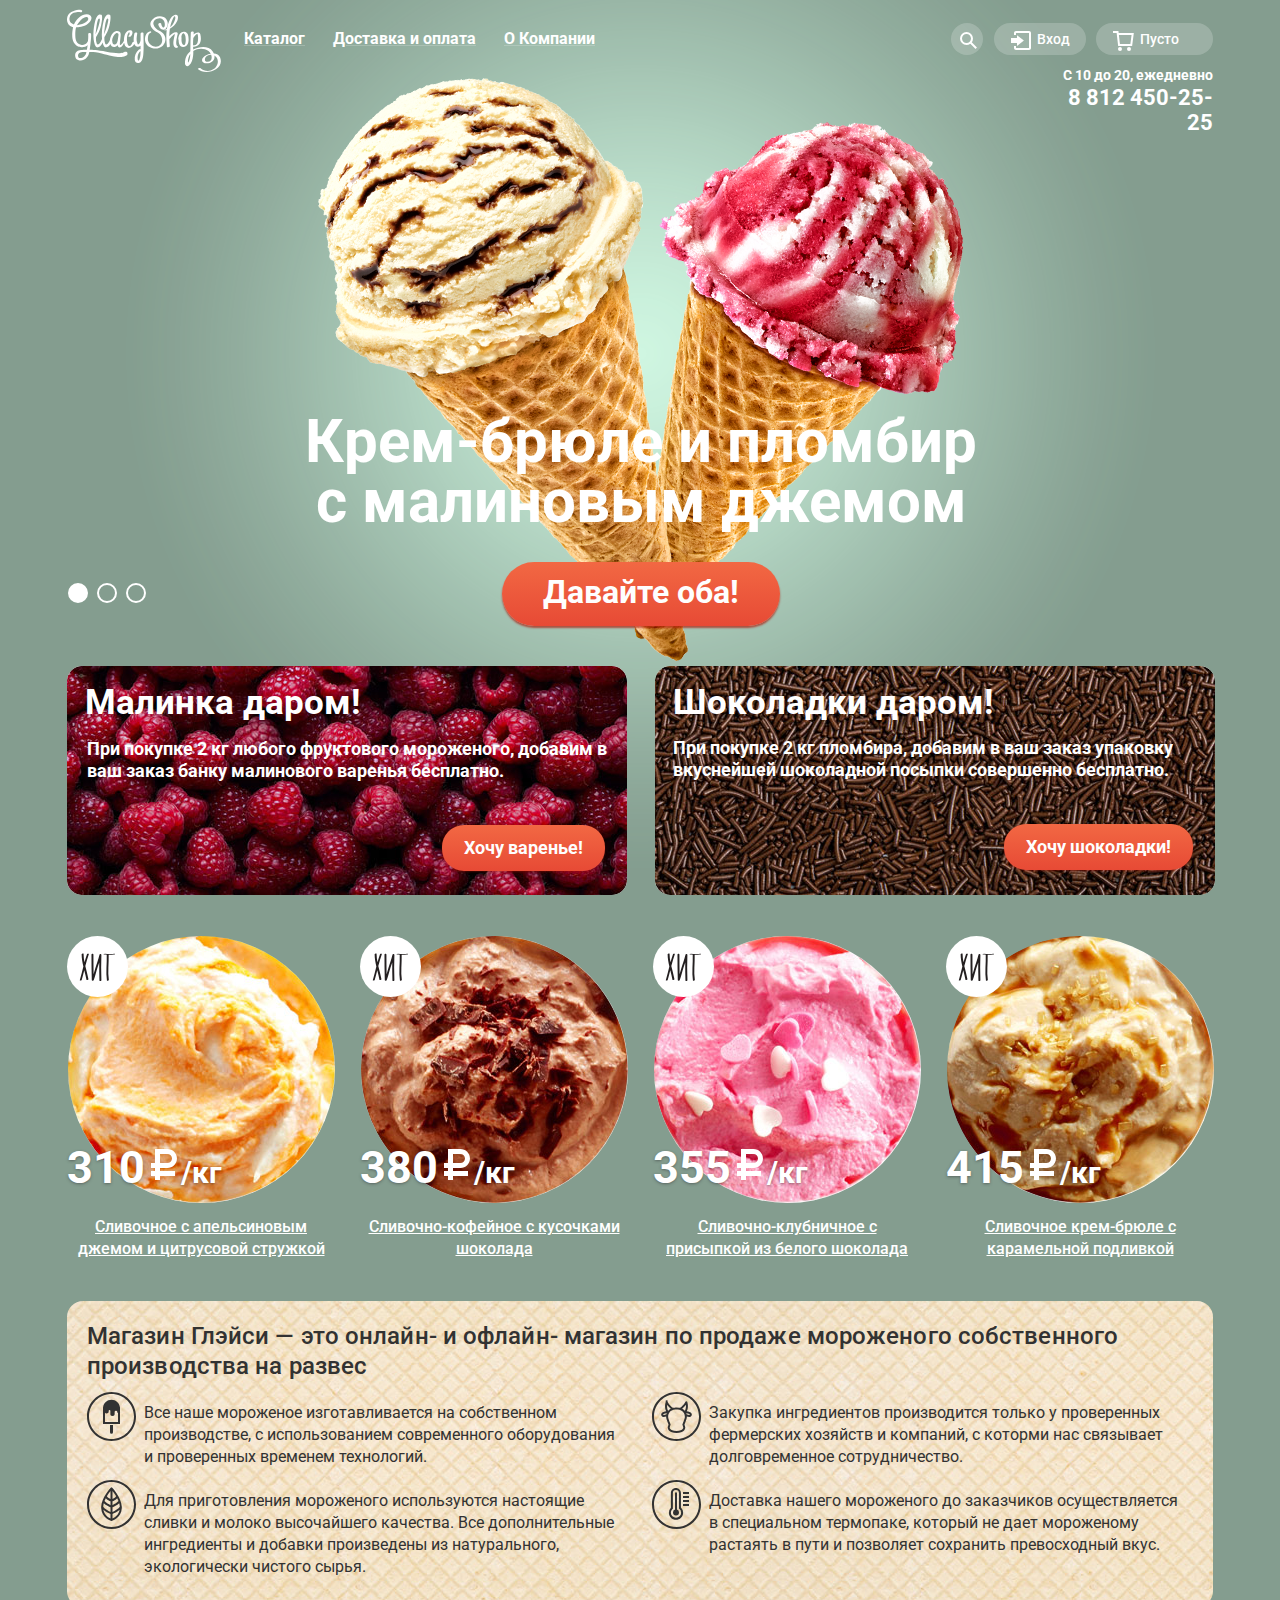
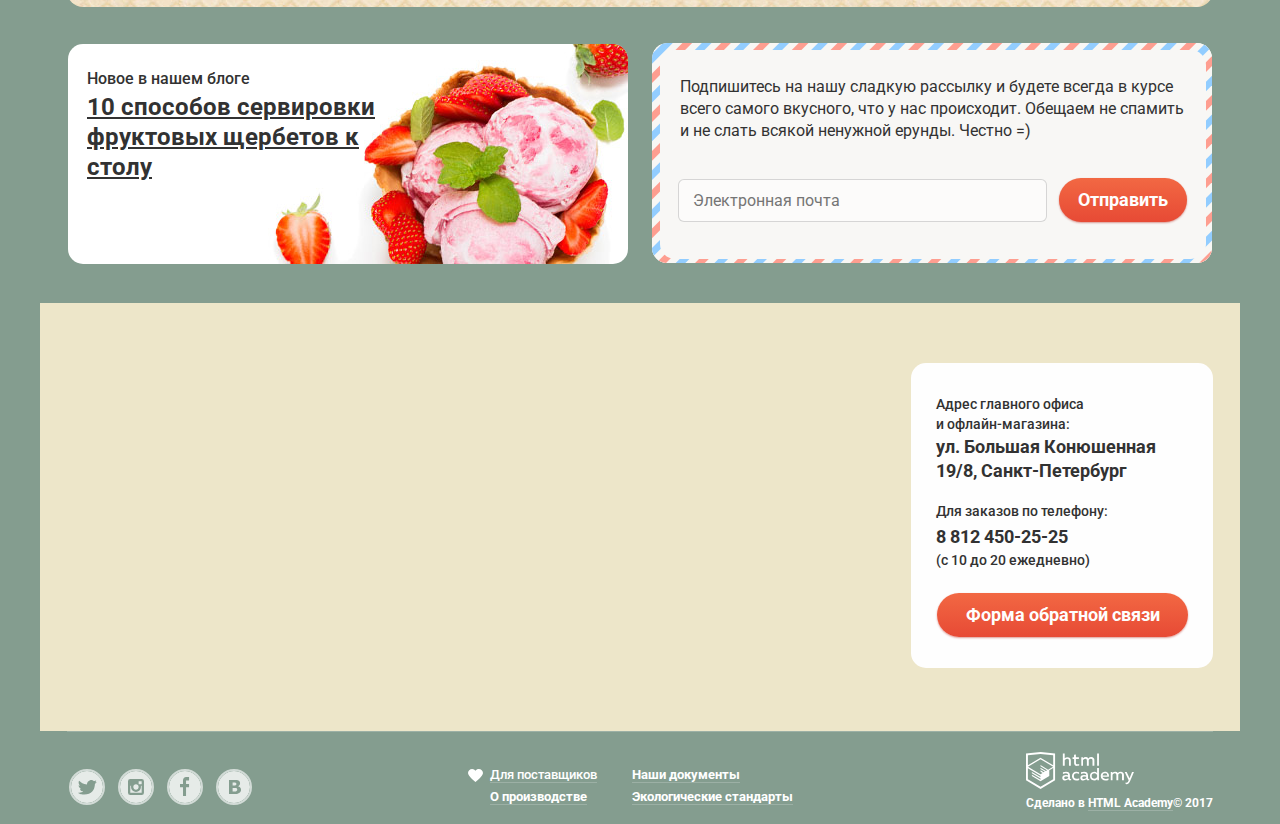
<file: index.html>
<!DOCTYPE html>
<html lang="ru">
    <head>
        <meta charset="utf-8">
        <title>HTML Academy: Глейси-Главная</title>
        <link href="https://fonts.googleapis.com/css?family=Roboto:400,500,700&amp;subset=cyrillic" rel="stylesheet">
        <link href="css/normalize.css" rel="stylesheet">
        <link href="css/style.css" rel="stylesheet">
    </head>
    <body>
        <input class="slide-1 hidden" type="radio" name="point" id="slide1" checked>
        <input class="slide-2 hidden" type="radio" name="point" id="slide2">
        <input class="slide-3 hidden" type="radio" name="point" id="slide3">
        <div class="site-wrapper">
            <div class="main-container">
                <header class="main-header">
                    <nav class="main-navigation">
                        <a class="main-header-logo">
                            <img src="./img/logo.svg" width="154" height="64">
                        </a>

                        <ul class="site-navigation">
                            <li class="menu-catalog">
                                <a href="#" class="open-catalog menu-link">Каталог</a>
                                <div class="catalog-contents">
                                    <ul class="catalog-list">
                                        <li><a class="catalog-menu-link" href="#">Новинки</a></li>
                                        <li><a class="catalog-menu-link" href="catalog.html">Сливочное</a></li>
                                        <li><a class="catalog-menu-link" href="#">Щербеты</a></li>
                                        <li><a class="catalog-menu-link" href="#">Фруктовый лед</a></li>
                                        <li><a class="catalog-menu-link" href="#">Мелорин</a></li>
                                    </ul>
                                </div>
                            </li>
                            <li>
                                <a href="checkout.html" class="menu-link">Доставка и оплата</a>
                            </li>
                            <li>
                                <a href="abous-us.html" class="menu-link">О Компании</a>
                            </li>
                        </ul>

                        <ul class="user-navigation">
                            <div class="search-dropdown">
                                <li>
                                    <a href="#" class="search-btn link">
                                        <svg xmlns="http://www.w3.org/2000/svg" width="17" height="17" viewBox="0 0 17 17">
                                            <path fill="#fff" d="M16.958 15.527L11.75 10.32A6.455 6.455 0 0 0 13 6.5 6.5 6.5 0 1 0 6.5 13a6.465 6.465 0 0 0 3.839-1.263l5.205 5.204 1.414-1.414zM6.5 11C4.019 11 2 8.981 2 6.5S4.019 2 6.5 2 11 4.019 11 6.5 8.981 11 6.5 11z"></path>
                                        </svg>
                                        <span class="visually-hidden">Поиск</span>
                                    </a>
                                    <div class="form-search">
                                        <form action="https://echo.htmlacademy.ru" method="post">
                                            <h3 class="visually-hidden">Что ищем?</h3>
                                            <input class="search field" type="search" name="search" placeholder="Что ищем?">
                                            <button class="button visually-hidden" type="submit">Найти</button>
                                        </form>
                                    </div>
                                </li>
                            </div>
                            <div class="login-dropdown">
                                <li>
                                    <a class="login-btn link" href="login.html">
                                        <svg xmlns="http://www.w3.org/2000/svg" width="21" height="19" viewBox="0 0 21 19">
                                            <g fill="#fff">
                                              <path d="M6 14.875L12.917 9.5 6 4.125v2.917H-.042v4.917H6z"></path>
                                              <path d="M18 0H5C3.9 0 3 .9 3 2v2h2V2h13v15H5v-2H3v2c0 1.1.9 2 2 2h13c1.1 0 2-.9 2-2V2c0-1.1-.9-2-2-2z"></path>
                                            </g>
                                        </svg>
                                        <span>Вход</span>
                                    </a>
                                    <div class="login">
                                        <form class="form-login" action="https://echo.htmlacademy.ru" method="post">
                                            <label class="visually-hidden" for="user-email">Электронная почта</label>
                                            <input class="entry field" id="user-email" type="email" name="email" placeholder="Электронная почта">
                                            <label class="visually-hidden" for="user-password">Пароль</label>
                                            <input class="entry field" id="user-password" type="password" name="password" placeholder="Пароль">
                                            <button class="button" type="submit">Войти</button>
                                        </form>
                                        <div class="login-help">
                                            <a href="#">Забыли пароль?</a>
                                            <a href="#">Новая регистрация</a>
                                        </div>
                                    </div>
                                </li>
                            </div>
                            <div class="cart-dropdown">
                                <li class="active">
                                    <a href="cart.html" class="cart-btn link">
                                        <svg xmlns="http://www.w3.org/2000/svg" width="21" height="20" viewBox="0 0 21 20">
                                            <g fill="#fff">
                                                <path d="M5.657 2.031L5.422 0H0v2h3.64l1.5 13h13.988l1.699-12.969H5.657zM17.372 13H6.922L5.888 4.031h12.66L17.372 13z"></path>
                                                <circle cx="6.984" cy="18" r="2"></circle>
                                                <circle cx="15.984" cy="18" r="2"></circle>
                                            </g>
                                        </svg>
                                        <span>Пусто</span>
                                    </a>
                                    <div class="cart">
                                        <table class="cart-list">
                                            <tr>
                                                <td><a class="cart-delete" href="#"></a></td>
                                                <td><img src="./img/c_orange.jpg" width="25" height="25"></td>
                                                <td class="product">Пломбир с апельсиновым джемом</td>
                                                <td class="cart-calculator"><b>1,5 кг x</b> 200 руб.</td>
                                                <td class="amount">300 руб.</td>
                                            </tr>
                                            <tr>
                                                <td><a class="cart-delete" href="#"></a></td>
                                                <td><img src="./img/c_strawberry.jpg" width="25" height="25"></td>
                                                <td class="product">Клубничный пломбир с присыпкой<br>из белого шоколада</td>
                                                <td class="cart-calculator"><b>1,5 кг x</b> 300 руб.</td>
                                                <td class="amount">450 руб.</td>
                                            </tr> 
                                            <tr class="cart-border-stroke">
                                                <td class="cart-border" colspan="5"></td>
                                            </tr>
                                            <tr class="total-stroke">
                                                <td class="cart-total" colspan="5">Итого: 750 руб.</td>
                                            </tr>
                                            <a class="button" href="#">Оформить заказ</a>  
                                        </table>
                                    </div>
                                </li>
                            </div>
                        </ul>
                    </nav> 

                    <div class="mode">    
                        <span class="time">С 10 до 20, ежедневно</span><br>
                        <span class="number-phone">8 812 450-25-25</span>
                    </div>
                </header>

                <main class="container">
                    <section class="banner">
                        <div class="slide slide-1">
                            <h2>Крем-брюле и пломбир с малиновым джемом</h2>
                            <a class="button" href="#">Давайте оба!</a>
                        </div>
                        <div class="slide slide-2">
                            <h2>Шоколадный пломбир и лимонный сорбет</h2>
                            <a class="button" href="#">Давайте оба!</a>
                        </div>
                        <div class="slide slide-3">
                            <h2>Пломбир с помадкой и клубничный щербет</h2>
                            <a class="button" href="#">Давайте оба!</a>
                        </div>
                        <div class="slider">
                            <label class="slide-1" for="slide1"></label>
                            <label class="slide-2" for="slide2"></label>
                            <label class="slide-3" for="slide3"></label>
                        </div>
                    </section>

                    <section class="promo-actions">
                        <div class="promo-block left">
                            <h2>Малинка даром!</h2>
                            <p class="promo-description raspberry">При покупке 2 кг любого фруктового мороженого, добавим в ваш заказ банку малинового варенья бесплатно.</p>
                            <a class="button" href="#">Хочу варенье!</a>
                        </div>
                        <div class="promo-block right">
                            <h2>Шоколадки даром!</h2>
                            <p class="promo-description chocolate">При покупке 2 кг пломбира, добавим в ваш заказ упаковку вкуснейшей шоколадной посыпки совершенно бесплатно.</p>
                            <a class="button" href="#">Хочу шоколадки!</a>
                        </div>
                    </section>

                    <section class="catalog">
                        <div class="range">
                            <div class="icecream hit">
                                <img src="./img/c_orange.jpg" width="267" height="267" alt="Сливочное с апельсиновым джемом и цитрусовой стружкой">
                                <p class="price-weight">
                                    <span class="price">310</span>
                                        <svg xmlns="http://www.w3.org/2000/svg" width="31" height="36" viewBox="0 0 31 36">
                                            <path fill="#FFF" d="M11 21h7.451c5.247 0 9.5-4.253 9.5-9.5S23.698 2 18.451 2H6v14H2v5h4v3H2v5h4v4h5v-4h15v-5H11v-3zm0-14h7.451v-.03a4.53 4.53 0 0 1 0 9.06V16H11V7z"/>
                                        </svg>
                                    <span class="weight">/кг</span>
                                </p>
                                <p class="description">Сливочное с апельсиновым джемом и цитрусовой стружкой</p>
                                <button type="button" class="button onhover">Быстрый просмотр</button>
                            </div>

                            <div class="icecream hit">
                                <img src="./img/c_coffee.jpg" width="267" height="267" alt="Сливочно-кофейное с кусочками шоколада">
                                <p class="price-weight">
                                    <span class="price">380</span>
                                        <svg xmlns="http://www.w3.org/2000/svg" width="31" height="36" viewBox="0 0 31 36">
                                            <path fill="#FFF" d="M11 21h7.451c5.247 0 9.5-4.253 9.5-9.5S23.698 2 18.451 2H6v14H2v5h4v3H2v5h4v4h5v-4h15v-5H11v-3zm0-14h7.451v-.03a4.53 4.53 0 0 1 0 9.06V16H11V7z"/>
                                        </svg>
                                    <span class="weight">/кг</span>
                                </p>
                                <p class="description">Сливочно-кофейное с кусочками шоколада</p>
                                <button type="button" class="button onhover">Быстрый просмотр</button>
                            </div>

                            <div class="icecream hit">
                                <img src="./img/c_strawberry.jpg" width="267" height="267" alt="Сливочно-клубничное с присыпкой из белого шоколада">
                                <p class="price-weight">
                                    <span class="price">355</span>
                                        <svg xmlns="http://www.w3.org/2000/svg" width="31" height="36" viewBox="0 0 31 36">
                                            <path fill="#FFF" d="M11 21h7.451c5.247 0 9.5-4.253 9.5-9.5S23.698 2 18.451 2H6v14H2v5h4v3H2v5h4v4h5v-4h15v-5H11v-3zm0-14h7.451v-.03a4.53 4.53 0 0 1 0 9.06V16H11V7z"/>
                                        </svg>
                                    <span class="weight">/кг</span>
                                </p>
                                <p class="description">Сливочно-клубничное с присыпкой из белого шоколада</p>
                                <button type="button" class="button onhover">Быстрый просмотр</button>
                            </div>

                            <div class="icecream hit">
                                <img src="./img/c_creme-brulee.jpg" width="267" height="267" alt="Сливочное крем-брюле с карамельной подливкой">
                                <p class="price-weight">
                                    <span class="price">415</span>
                                        <svg xmlns="http://www.w3.org/2000/svg" width="31" height="36" viewBox="0 0 31 36">
                                            <path fill="#FFF" d="M11 21h7.451c5.247 0 9.5-4.253 9.5-9.5S23.698 2 18.451 2H6v14H2v5h4v3H2v5h4v4h5v-4h15v-5H11v-3zm0-14h7.451v-.03a4.53 4.53 0 0 1 0 9.06V16H11V7z"/>
                                        </svg>
                                    <span class="weight">/кг</span>
                                </p>
                                <p class="description">Сливочное крем-брюле с карамельной подливкой</p>
                                <button type="button" class="button onhover">Быстрый просмотр</button>
                            </div>
                        </div>
                    </section>

                    <section class="advantages">
                        <h2>Магазин Глэйси &mdash; это онлайн- и офлайн- магазин по продаже мороженого собственного производства на развес</h2>
                        <ul class="advantages-list">
                            <li class="advantages-item icecream-item">
                                <p>Все наше мороженое изготавливается на собственном производстве, с использованием современного оборудования и проверенных временем технологий.</p>
                            </li>
                            <li class="advantages-item cow">
                                <p>Закупка ингредиентов производится только у проверенных фермерских хозяйств и компаний, с которми нас связывает долговременное сотрудничество.</p>
                            </li>
                            <li class="advantages-item leaf eco">
                                <p>Для приготовления мороженого используются настоящие сливки и молоко высочайшего качества. Все дополнительные ингредиенты и добавки произведены из натурального, экологически чистого сырья.</p>
                            </li>
                            <li class="advantages-item thermometer">
                                <p>Доставка нашего мороженого до заказчиков осуществляется в специальном термопаке, который не дает мороженому растаять в пути и позволяет сохранить превосходный вкус.</p>
                            </li>
                        </ul>
                    </section>

                    <section class="info">
                        <div class="block-info news">
                            <h3>Новое в нашем блоге</h3>
                            <a href="#">10 способов сервировки фруктовых щербетов к столу</a>
                        </div>

                        <div class="block-info dispatch">
                            <div class="dispatch-description">
                                <p>Подпишитесь на нашу сладкую рассылку и будете всегда в курсе всего самого вкусного, что у нас происходит. Обещаем не спамить и не слать всякой ненужной ерунды. Честно =)</p>
                                <form action="https://echo.htmlacademy.ru" method="post">
                                    <input class="email field" type="email" placeholder="Электронная почта">
                                    <button class="button" type="submit">Отправить</button>
                                </form>
                            </div>
                        </div>
                    </section>

                    <section class="location">
                        <div class="contacts">
                            <div class="contacts-container">
                                <p>Адрес главного офиса и офлайн-магазина:</p>
                                <p class="address">ул. Большая Конюшенная 19/8, Санкт-Петербург</p>
                                <p>Для заказов по телефону:</p>
                                <p class="phone"><a href="tel:+78124502525">8 812 450-25-25</a></p>
                                <p class="opening-hours">(с 10 до 20 ежедневно)</p>
                                <a class="button" href="#" id="feedback-btn">Форма обратной связи</a>
                            </div>
                        </div>

                        <div class="map">
                            <iframe src="https://yandex.ru/map-widget/v1/?um=constructor%3A1a2f03e0e607770acfb46776f23d44c9c133e393c247d3afb7f1e1811f886027&amp;lang=ru_RU&amp;scroll=true&amp;source=constructor" width="1200" height="428"></iframe>
                        </div>
                    </section>      
                </main>

                <footer class="main-footer">
                    <ul class="footer-social">
                        <li>
                            <a class="social-button" href="#">
                                <svg xmlns="http://www.w3.org/2000/svg" width="32" height="32" viewBox="0 0 32 32">
                                    <path fill="#FFF" d="M16 0C7.164 0 0 7.164 0 16c0 8.837 7.164 16 16 16 8.837 0 16-7.163 16-16 0-8.836-7.163-16-16-16zm7.944 12.809c-.251 6.516-3.463 10.832-10.992 10.702h-.486c-.447 0-4.543-.443-5.344-1.823 2.479.19 4.247-.406 5.12-1.136-1.048-.289-2.923-.461-3.251-2.848.384.104.618.221 1.299.113-1.307-.824-2.758-1.519-2.679-3.643.311.317 1.164.518 1.46.457-.768-.233-2.149-3.244-.974-4.781 1.984 1.79 4.075 3.482 7.804 3.643.227-2.214 1.24-3.699 3.168-4.325 1.84-.479 3.255.26 3.901 1.138.737-.224 1.453-.466 2.193-.685-.004.833-.569 1.463-.935 1.709.747.165 1.423-.475 1.423-.475-.184.963-1.094 1.725-1.707 1.954z"></path>
                                </svg>
                            </a>
                            <span class="visually-hidden">Твиттер</span>
                        </li>
                        <li>
                            <a class="social-button" href="#">
                                <svg xmlns="http://www.w3.org/2000/svg" width="32" height="32" viewBox="0 0 32 32">
                                    <g fill="#FFF">
                                        <path d="M20.916 16a4.938 4.938 0 1 1-9.877 0c0-.394.051-.773.138-1.14h-.897v6.838h11.396V14.86h-.897c.086.367.137.746.137 1.14z"></path>
                                        <path d="M15.978 18.659c1.466 0 2.659-1.193 2.659-2.659s-1.193-2.659-2.659-2.659c-1.466 0-2.659 1.193-2.659 2.659s1.192 2.659 2.659 2.659zM18.637 10.302h3.039v3.039h-3.039z"></path>
                                        <path d="M16 0C7.164 0 0 7.164 0 16c0 8.837 7.164 16 16 16 8.837 0 16-7.163 16-16 0-8.836-7.163-16-16-16zm7.955 21.698a2.285 2.285 0 0 1-2.279 2.279H10.279A2.285 2.285 0 0 1 8 21.698V10.302a2.286 2.286 0 0 1 2.279-2.279h11.396a2.286 2.286 0 0 1 2.279 2.279v11.396z"></path>
                                    </g>
                                </svg>
                            </a>
                            <span class="visually-hidden">Инстаграм</span>
                        </li>
                        <li>
                            <a class="social-button" href="#">
                                <svg xmlns="http://www.w3.org/2000/svg" width="32" height="32" viewBox="0 0 32 32">
                                    <path fill="#FFF" d="M16 0C7.164 0 0 7.163 0 16s7.164 16 16 16c8.837 0 16-7.164 16-16S24.837 0 16 0zm4.062 9.455h-3.021v3.444h3.021v3.445h-3.021v8.61H14.02v-8.61H11v-3.445h3.021V9.455c0-1.902 1.353-3.445 3.021-3.445h3.021v3.445z"></path>
                                </svg>
                            </a>
                            <span class="visually-hidden">Фейсбук</span>
                        </li>
                        <li>
                            <a class="social-button" href="#">
                                <svg xmlns="http://www.w3.org/2000/svg" width="32" height="32" viewBox="0 0 32 32">
                                    <g fill="#FFF">
                                        <path d="M16.637 14.495c.402-.019.719-.082.951-.188.326-.145.54-.33.641-.559.101-.229.15-.496.15-.797 0-.232-.058-.465-.174-.697-.116-.232-.322-.405-.617-.517-.264-.1-.592-.155-.984-.165a76.242 76.242 0 0 0-1.652-.014h-.339v2.965h.565c.571 0 1.057-.009 1.459-.028zM18.118 17.084c-.282-.081-.672-.125-1.166-.132a127.97 127.97 0 0 0-1.55-.009h-.79v3.493h.264c1.014 0 1.74-.003 2.18-.009a3.2 3.2 0 0 0 1.212-.245c.377-.157.633-.364.774-.625s.214-.562.214-.9c0-.446-.088-.788-.261-1.03-.17-.241-.464-.423-.877-.543z"></path>
                                        <path d="M16 0C7.164 0 0 7.164 0 16c0 8.837 7.164 16 16 16 8.837 0 16-7.163 16-16 0-8.836-7.163-16-16-16zm6.602 20.531a3.73 3.73 0 0 1-1.124 1.327c-.552.415-1.161.71-1.823.886s-1.501.264-2.519.264h-6.121V8.987h5.443c1.13 0 1.957.038 2.48.113a5.126 5.126 0 0 1 1.561.5c.533.27.929.632 1.189 1.087.26.455.392.975.392 1.558 0 .678-.179 1.278-.536 1.795-.358.518-.863.92-1.517 1.208v.075c.917.182 1.642.559 2.179 1.13.537.571.807 1.325.807 2.261 0 .678-.138 1.283-.411 1.817z"></path>
                                    </g>
                                </svg>
                            </a>
                            <span class="visually-hidden">Вконтакте</span>
                        </li>
                    </ul>

                    <nav class="footer-navigation">
                        <ul class="about-footer">
                            <li><a href="info_for_suppliers.html">Для поставщиков</a></li>
                            <li><a href="license.html">Наши документы</a></li>
                            <li><a href="abous-us.html">О производстве</a></li>
                            <li><a href="eco_standards.html">Экологические стандарты</a></li>
                        </ul>
                    </nav>

                    <div class="copyright-footer">
                        <a class="btn" href="https://htmlacademy.ru/intensive/htmlcss">
                            <span class="visually-hidden">html academy</span>
                        </a>
                        <img src="img/logo-htmlacademy.svg" width="108" height="39" alt="Логотип HTML academy">
                        <p>Сделано в <a class="htmlacademy-link" href="https://htmlacademy.ru/intensive/htmlcss">HTML Academy</a>© 2017</p>
                    </div>
                </footer>

                <div id="overlay" class="popup-feedback-overlay hidden">
                    <section class="popup-feedback hidden" id="crossform">
                        <h2>Мы обязательно вам ответим!</h2>
                        <form class="feedback-form" action="https://echo.htmlacademy.ru" method="post">
                            <p>
                                <label class="visually-hidden" for="user-name">Как вас зовут?</label>
                                <input class="feedback field" type="text" name="name" id="user-name" placeholder="Как вас зовут?">
                            </p>
                            <p>
                                <label class="visually-hidden" for="email-feedback">Ваша почта для ответа?</label>
                                <input class="email-feedback field" type="email" name="email" id="email-feedback" placeholder="Ваша почта для ответа?">
                            </p>
                            <p>
                                <h3 class="visually-hidden">Напишите что-нибудь...</h3>
                                <textarea class="comment-user field" name="text" placeholder="Напишите что-нибудь..."></textarea>
                            </p>
                            <input class="button submit" type="submit" value="Отправить">
                        </form>
                    </section>
                </div>
            </div>
        </div>
    </body>
</html>
</file>
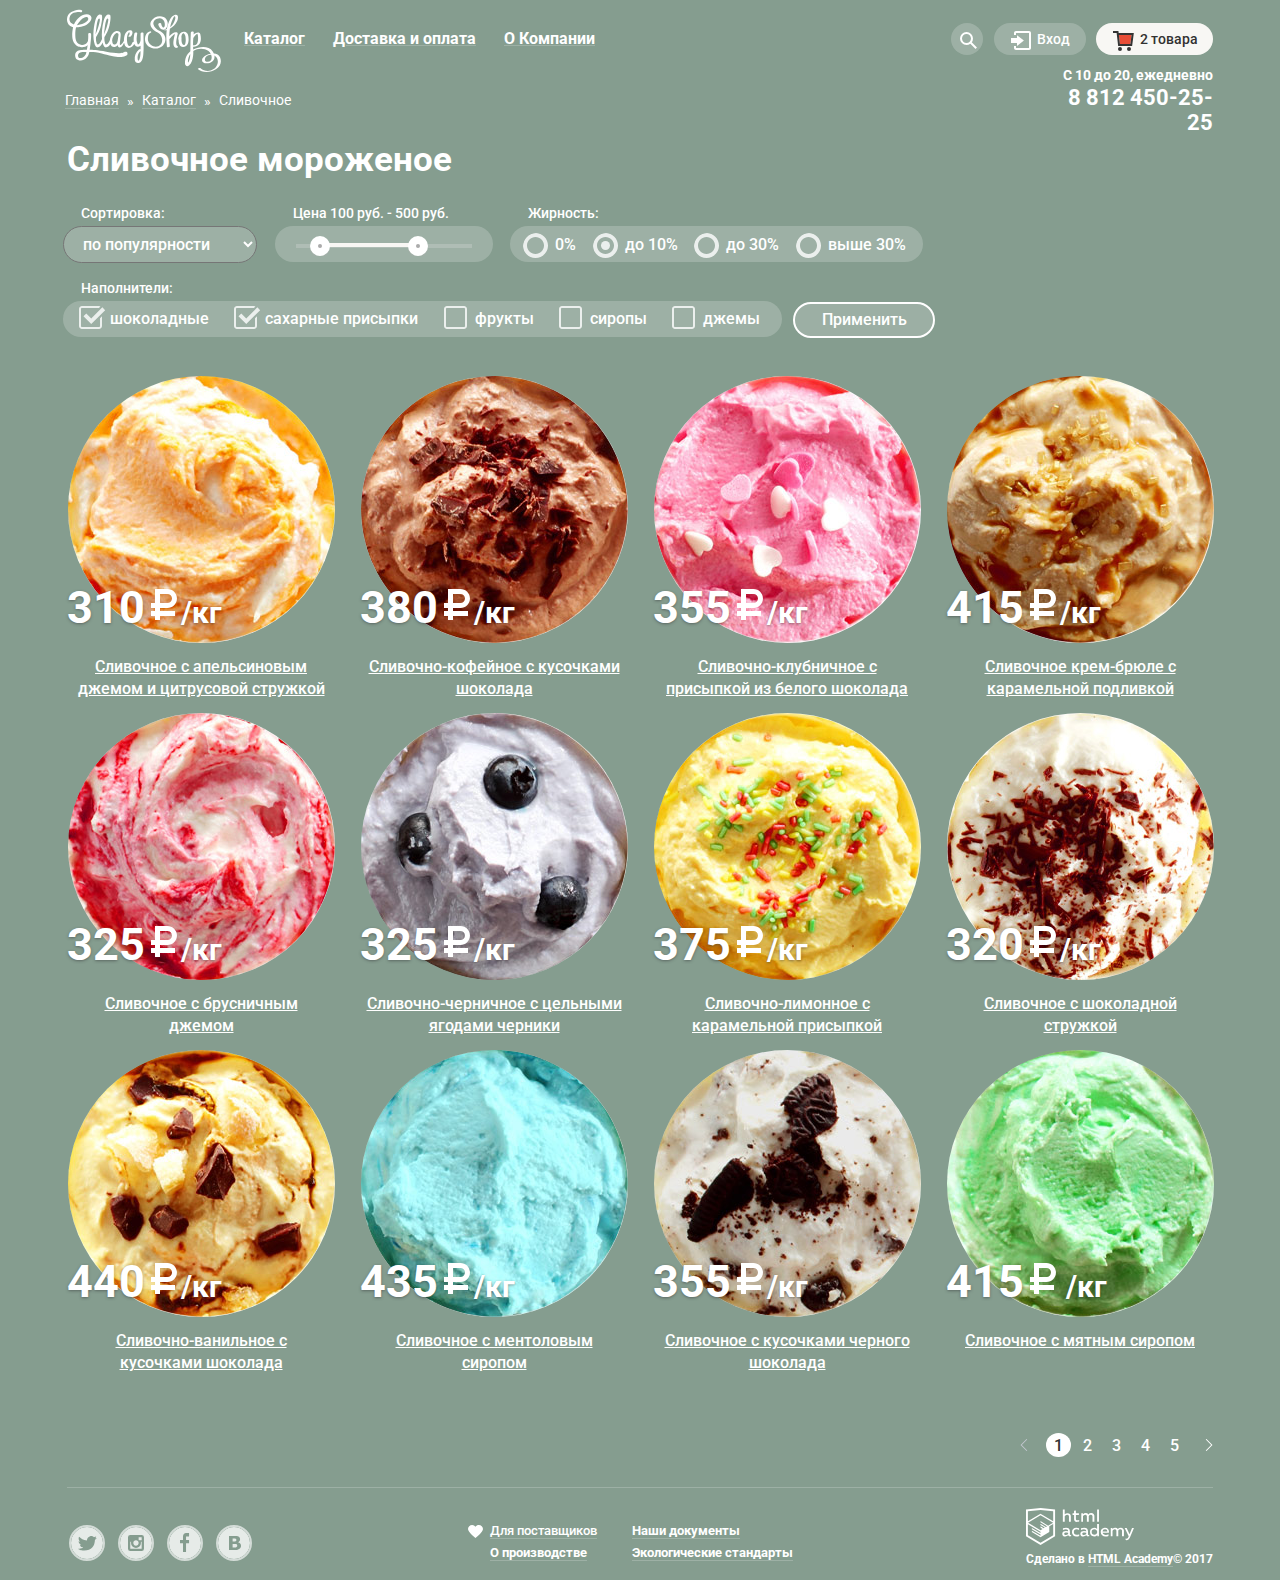
<file: catalog.html>
<!DOCTYPE html>
<html lang="ru">
    <head>
        <meta charset="utf-8">
        <title>HTML Academy: Глейси-Каталог</title>
        <link href="https://fonts.googleapis.com/css?family=Roboto:400,500,700&amp;subset=cyrillic" rel="stylesheet">
        <link href="css/normalize.css" rel="stylesheet">
        <link href="css/style.css" rel="stylesheet">
    </head>
    <body>
        <div class="site-wrapper">
            <div class="main-container">
                <header class="main-header">
                    <nav class="main-navigation">
                        <a class="main-header-logo" href="index.html">
                            <img src="./img/logo.svg" width="154" height="64">
                        </a>

                        <ul class="site-navigation">
                            <li class="menu-catalog">
                                <a href="#" class="catalog-active menu-link">Каталог</a>
                                <div class="catalog-contents">
                                    <ul class="catalog-list">
                                        <li><a class="catalog-menu-link" href="#">Новинки</a></li>
                                        <li class="catalog-link-active"><a class="catalog-menu-link" href="catalog.html">Сливочное</a></li>
                                        <li><a class="catalog-menu-link" href="#">Щербеты</a></li>
                                        <li><a class="catalog-menu-link" href="#">Фруктовый лед</a></li>
                                        <li><a class="catalog-menu-link" href="#">Мелорин</a></li>
                                    </ul>
                                </div>
                            </li>
                            <li>
                                <a href="checkout.html" class="menu-link">Доставка и оплата</a>
                            </li>
                            <li>
                                <a href="abous-us.html" class="menu-link">О Компании</a>
                            </li>
                        </ul>

                        <ul class="user-navigation">
                            <div class="search-dropdown">
                                <li>
                                    <a href="#" class="search-btn link">
                                        <svg xmlns="http://www.w3.org/2000/svg" width="17" height="17" viewBox="0 0 17 17">
                                            <path fill="#fff" d="M16.958 15.527L11.75 10.32A6.455 6.455 0 0 0 13 6.5 6.5 6.5 0 1 0 6.5 13a6.465 6.465 0 0 0 3.839-1.263l5.205 5.204 1.414-1.414zM6.5 11C4.019 11 2 8.981 2 6.5S4.019 2 6.5 2 11 4.019 11 6.5 8.981 11 6.5 11z"></path>
                                        </svg>
                                        <span class="visually-hidden">Поиск</span>
                                    </a>
                                    <div class="form-search">
                                        <form action="https://echo.htmlacademy.ru" method="post">
                                            <h3 class="visually-hidden">Что ищем?</h3>
                                            <input class="search field" type="search" name="search" placeholder="Что ищем?">
                                            <button class="button visually-hidden" type="submit">Найти</button>
                                        </form>
                                    </div>
                                </li>
                            </div>
                            <div class="login-dropdown">
                                <li>
                                    <a class="login-btn link" href="login.html">
                                        <svg xmlns="http://www.w3.org/2000/svg" width="21" height="19" viewBox="0 0 21 19">
                                            <g fill="#fff">
                                              <path d="M6 14.875L12.917 9.5 6 4.125v2.917H-.042v4.917H6z"></path>
                                              <path d="M18 0H5C3.9 0 3 .9 3 2v2h2V2h13v15H5v-2H3v2c0 1.1.9 2 2 2h13c1.1 0 2-.9 2-2V2c0-1.1-.9-2-2-2z"></path>
                                            </g>
                                        </svg>
                                        <span>Вход</span>
                                    </a>
                                    <div class="login">
                                        <form class="form-login" action="https://echo.htmlacademy.ru" method="post">
                                            <label class="visually-hidden" for="user-email">Электронная почта</label>
                                            <input class="entry field" id="user-email" type="email" name="email" placeholder="Электронная почта">
                                            <label class="visually-hidden" for="user-password">Пароль</label>
                                            <input class="entry field" id="user-password" type="password" name="password" placeholder="Пароль">
                                            <button class="button" type="submit">Войти</button>
                                        </form>
                                        <div class="login-help">
                                            <a href="#">Забыли пароль?</a>
                                            <a href="#">Новая регистрация</a>
                                        </div>
                                    </div>
                                </li>
                            </div>
                            <div class="cart-dropdown">
                                <li class="active">
                                    <a href="cart.html" class="active-cart link">
                                        <svg xmlns="http://www.w3.org/2000/svg" width="21" height="20" viewBox="0 0 21 20">
                                            <path fill="#E84D37" d="M5.888 4.031L6.922 13h10.45l1.176-8.969z"></path>
                                            <circle fill="#343434" cx="6.984" cy="18" r="2"></circle>
                                            <circle fill="#343434" cx="15.984" cy="18" r="2"></circle>
                                            <path fill="#343434" d="M5.657 2.031L5.422 0H0v2h3.64l1.5 13h13.988l1.699-12.969H5.657zM17.372 13H6.922L5.888 4.031h12.66L17.372 13z"></path>
                                        </svg>
                                        <span>2 товара</span>
                                    </a>
                                    <div class="cart">
                                        <table class="cart-list">
                                            <tr>
                                                <td><a class="cart-delete" href="#"></a></td>
                                                <td><img src="./img/c_orange.jpg" width="25" height="25"></td>
                                                <td class="product">Пломбир с апельсиновым джемом</td>
                                                <td class="cart-calculator"><b>1,5 кг x</b> 200 руб.</td>
                                                <td class="amount">300 руб.</td>
                                            </tr>
                                            <tr>
                                                <td><a class="cart-delete" href="#"></a></td>
                                                <td><img src="./img/c_strawberry.jpg" width="25" height="25"></td>
                                                <td class="product">Клубничный пломбир с присыпкой<br>
                                                из белого шоколада</td>
                                                <td class="cart-calculator"><b>1,5 кг x</b> 300 руб.</td>
                                                <td class="amount">450 руб.</td>
                                            </tr> 
                                            <tr class="cart-border-stroke">
                                                <td class="cart-border" colspan="5"></td>
                                            </tr>   
                                            <tr class="total-stroke">
                                                <td class="cart-total" colspan="5">Итого: 750 руб.</td>
                                            </tr>
                                            <a class="button" href="#">Оформить заказ</a>  
                                        </table>
                                    </div>
                                </li>
                            </div>
                        </ul>
                    </nav> 

                    <div class="mode">    
                        <span class="time">С 10 до 20, ежедневно</span><br>
                        <span class="number-phone">8 812 450-25-25</span>
                    </div>
                </header>

                <main class="container">
                    <section class="page-navigation">
                        <ul class="breadcrumbs">
                            <li><a href="index.html">Главная</a></li>
                            <li><a href="#">Каталог</a></li>
                            <li class="breadcrumbs-current">Сливочное</li>
                        </ul>
                        <h2>Сливочное мороженое</h2>
                    </section>

                    <section class="filters">
                        <form class="filter-option">
                            <fieldset class="filter-category">
                                <h4>Сортировка:</h4>
                                <select class="sorting-by" name="icecream">
                                    <option value="popularity">по популярности</option>
                                    <option value="rating">сначала недорогие</option>
                                    <option value="price">сначала дорогие</option>
                                    <option value="new">по жирности</option>
                                </select>
                            </fieldset>
                            <fieldset class="filter-category">
                                <h4>Цена 100 руб. - 500 руб.</h4>
                                <input type="range" min="100" max="500">
                                <div class="price range-slider">
                                    <div class="input-line"></div>
                                    <div class="input-line-current"></div>
                                    <div class="input-btn first-btn"></div>
                                    <div class="input-btn second-btn"></div>
                                </div>
                            </fieldset>
                            <fieldset class="filter-category">
                                <h4>Жирность:</h4>
                                <div class="fat selection">
                                    <p><input class="fat-input" id="rad1" name="fat_opt" type="radio" value="0"><label for="rad1">0%</label></p>
                                    <p><input class="fat-input" id="rad2" name="fat_opt" type="radio" value="10" checked><label for="rad2">до 10%</label></p>
                                    <p><input class="fat-input" id="rad3" name="fat_opt" type="radio" value="30"><label for="rad3">до 30%</label></p>
                                    <p><input class="fat-input" id="rad4" name="fat_opt" type="radio" value="30+"><label for="rad4">выше 30%</label></p>
                                </div>
                            </fieldset>
                            <fieldset class="filter-category">
                                <h4>Наполнители:</h4>
                                <div class="fillings selection">
                                    <p><input class="fillings-filter-input" id="check1" type="checkbox" value="chocolade" checked><label for="check1">шоколадные</label></p>
                                    <p><input class="fillings-filter-input" id="check2" type="checkbox" value="sugar" checked><label for="check2">сахарные присыпки</label></p>
                                    <p><input class="fillings-filter-input" id="check3" type="checkbox" value="fruit"><label for="check3">фрукты</label></p>
                                    <p><input class="fillings-filter-input" id="check4" type="checkbox" value="syrop"><label for="check4">сиропы</label></p>
                                    <p><input class="fillings-filter-input" id="check5" type="checkbox" value="jam"><label for="check5">джемы</label></p>
                                </div>
                            </fieldset>
                            <fieldset>
                                <input class="submit-btn" type="submit" value="Применить">
                            </fieldset>
                        </form>
                    </section> 

                    <section class="catalog">
                        <div class="range">
                            <div class="icecream">
                                <img src="./img/c_orange.jpg" width="267" height="267" alt="Сливочное с апельсиновым джемом и цитрусовой стружкой">
                                <p class="price-weight">
                                    <span class="price">310</span>
                                        <svg xmlns="http://www.w3.org/2000/svg" width="31" height="36" viewBox="0 0 31 36">
                                            <path fill="#FFF" d="M11 21h7.451c5.247 0 9.5-4.253 9.5-9.5S23.698 2 18.451 2H6v14H2v5h4v3H2v5h4v4h5v-4h15v-5H11v-3zm0-14h7.451v-.03a4.53 4.53 0 0 1 0 9.06V16H11V7z"/>
                                        </svg>
                                    <span class="weight">/кг</span>
                                </p>
                                <p class="description">Сливочное с апельсиновым джемом и цитрусовой стружкой</p>
                                <button type="button" class="button onhover">Быстрый просмотр</button>
                            </div>

                            <div class="icecream">
                                <img src="./img/c_coffee.jpg" width="267" height="267" alt="Сливочно-кофейное с кусочками шоколада">
                                <p class="price-weight">
                                    <span class="price">380</span>
                                        <svg xmlns="http://www.w3.org/2000/svg" width="31" height="36" viewBox="0 0 31 36">
                                            <path fill="#FFF" d="M11 21h7.451c5.247 0 9.5-4.253 9.5-9.5S23.698 2 18.451 2H6v14H2v5h4v3H2v5h4v4h5v-4h15v-5H11v-3zm0-14h7.451v-.03a4.53 4.53 0 0 1 0 9.06V16H11V7z"/>
                                        </svg>
                                    <span class="weight">/кг</span>
                                </p>
                                <p class="description">Сливочно-кофейное с кусочками шоколада</p>
                                <button type="button" class="button onhover">Быстрый просмотр</button>
                            </div>

                            <div class="icecream">
                                <img src="./img/c_strawberry.jpg" width="267" height="267" alt="Сливочно-клубничное с присыпкой из
                                белого шоколада">
                                <p class="price-weight">
                                    <span class="price">355</span>
                                        <svg xmlns="http://www.w3.org/2000/svg" width="31" height="36" viewBox="0 0 31 36">
                                            <path fill="#FFF" d="M11 21h7.451c5.247 0 9.5-4.253 9.5-9.5S23.698 2 18.451 2H6v14H2v5h4v3H2v5h4v4h5v-4h15v-5H11v-3zm0-14h7.451v-.03a4.53 4.53 0 0 1 0 9.06V16H11V7z"/>
                                        </svg>
                                    <span class="weight">/кг</span>
                                </p>
                                <p class="description">Сливочно-клубничное с присыпкой из белого шоколада</p>
                                <button type="button" class="button onhover">Быстрый просмотр</button>
                            </div>

                            <div class="icecream">
                                <img src="./img/c_creme-brulee.jpg" width="267" height="267" alt="'Сливочное крем-брюле с карамельной подливкой">
                                <p class="price-weight">
                                    <span class="price">415</span>
                                        <svg xmlns="http://www.w3.org/2000/svg" width="31" height="36" viewBox="0 0 31 36">
                                            <path fill="#FFF" d="M11 21h7.451c5.247 0 9.5-4.253 9.5-9.5S23.698 2 18.451 2H6v14H2v5h4v3H2v5h4v4h5v-4h15v-5H11v-3zm0-14h7.451v-.03a4.53 4.53 0 0 1 0 9.06V16H11V7z"/>
                                        </svg>
                                    <span class="weight">/кг</span>
                                </p>
                                <p class="description">Сливочное крем-брюле с карамельной подливкой</p>
                                <button type="button" class="button onhover">Быстрый просмотр</button>
                            </div>

                            <div class="icecream">
                                <img src="./img/c_lingonberry.jpg" width="267" height="267" alt="Сливочное с брусничным джемом">
                                <p class="price-weight">
                                    <span class="price">325</span>
                                        <svg xmlns="http://www.w3.org/2000/svg" width="31" height="36" viewBox="0 0 31 36">
                                            <path fill="#FFF" d="M11 21h7.451c5.247 0 9.5-4.253 9.5-9.5S23.698 2 18.451 2H6v14H2v5h4v3H2v5h4v4h5v-4h15v-5H11v-3zm0-14h7.451v-.03a4.53 4.53 0 0 1 0 9.06V16H11V7z"/>
                                        </svg>
                                    <span class="weight">/кг</span>
                                </p>
                                <p class="description">Сливочное с брусничным джемом</p>
                                <button type="button" class="button onhover">Быстрый просмотр</button>
                            </div>

                            <div class="icecream">
                                <img src="./img/c_blueberries.jpg" width="267" height="267" alt="Сливочно-черничное с цельными ягодами черники">
                                <p class="price-weight">
                                    <span class="price">325</span>
                                        <svg xmlns="http://www.w3.org/2000/svg" width="31" height="36" viewBox="0 0 31 36">
                                            <path fill="#FFF" d="M11 21h7.451c5.247 0 9.5-4.253 9.5-9.5S23.698 2 18.451 2H6v14H2v5h4v3H2v5h4v4h5v-4h15v-5H11v-3zm0-14h7.451v-.03a4.53 4.53 0 0 1 0 9.06V16H11V7z"/>
                                        </svg>
                                    <span class="weight">/кг</span>
                                </p>
                                <p class="description">Сливочно-черничное с цельными ягодами черники</p>
                                <button type="button" class="button onhover">Быстрый просмотр</button>
                            </div>

                            <div class="icecream">
                                <img src="./img/c_lemon.jpg" width="267" height="267" alt="Сливочно-лимонное с карамельной присыпкой">
                                <p class="price-weight">
                                    <span class="price">375</span>
                                        <svg xmlns="http://www.w3.org/2000/svg" width="31" height="36" viewBox="0 0 31 36">
                                            <path fill="#FFF" d="M11 21h7.451c5.247 0 9.5-4.253 9.5-9.5S23.698 2 18.451 2H6v14H2v5h4v3H2v5h4v4h5v-4h15v-5H11v-3zm0-14h7.451v-.03a4.53 4.53 0 0 1 0 9.06V16H11V7z"/>
                                        </svg>
                                    <span class="weight">/кг</span>
                                </p>
                                <p class="description">Сливочно-лимонное с карамельной присыпкой</p>
                                <button type="button" class="button onhover">Быстрый просмотр</button>
                            </div>

                            <div class="icecream">
                                <img src="./img/c_vanilla-with-chocolate-chips.jpg" width="267" height="267" alt="Сливочное с шоколадной стружкой">
                                <p class="price-weight">
                                    <span class="price">320</span>
                                        <svg xmlns="http://www.w3.org/2000/svg" width="31" height="36" viewBox="0 0 31 36">
                                            <path fill="#FFF" d="M11 21h7.451c5.247 0 9.5-4.253 9.5-9.5S23.698 2 18.451 2H6v14H2v5h4v3H2v5h4v4h5v-4h15v-5H11v-3zm0-14h7.451v-.03a4.53 4.53 0 0 1 0 9.06V16H11V7z"/>
                                        </svg>
                                    <span class="weight">/кг</span>
                                </p>
                                <p class="description">Сливочное с шоколадной стружкой</p>
                                <button type="button" class="button onhover">Быстрый просмотр</button>
                            </div>

                            <div class="icecream">
                                <img src="./img/c_vanilla-with-chocolate.jpg" width="267" height="267" alt="Сливочно-ванильное с кусочками шоколада">
                                <p class="price-weight">
                                    <span class="price">440</span>
                                        <svg xmlns="http://www.w3.org/2000/svg" width="31" height="36" viewBox="0 0 31 36">
                                            <path fill="#FFF" d="M11 21h7.451c5.247 0 9.5-4.253 9.5-9.5S23.698 2 18.451 2H6v14H2v5h4v3H2v5h4v4h5v-4h15v-5H11v-3zm0-14h7.451v-.03a4.53 4.53 0 0 1 0 9.06V16H11V7z"/>
                                        </svg>
                                    <span class="weight">/кг</span>
                                </p>
                                <p class="description">Сливочно-ванильное с кусочками шоколада</p>
                                <button type="button" class="button onhover">Быстрый просмотр</button>
                            </div>

                            <div class="icecream">
                                <img src="./img/c_menthol.jpg" width="267" height="267" alt="Сливочное с ментоловым сиропом">
                                <p class="price-weight">
                                    <span class="price">435</span>
                                        <svg xmlns="http://www.w3.org/2000/svg" width="31" height="36" viewBox="0 0 31 36">
                                            <path fill="#FFF" d="M11 21h7.451c5.247 0 9.5-4.253 9.5-9.5S23.698 2 18.451 2H6v14H2v5h4v3H2v5h4v4h5v-4h15v-5H11v-3zm0-14h7.451v-.03a4.53 4.53 0 0 1 0 9.06V16H11V7z"/>
                                        </svg>
                                    <span class="weight">/кг</span>
                                </p>
                                <p class="description">Сливочное с ментоловым сиропом</p>
                                <button type="button" class="button onhover">Быстрый просмотр</button>
                            </div>

                            <div class="icecream">
                                <img src="./img/c_vanilla-with-dark-chocolate.jpg" width="267" height="267" alt="Сливочное с кусочками черного шоколада">
                                <p class="price-weight">
                                    <span class="price">355</span>
                                        <svg xmlns="http://www.w3.org/2000/svg" width="31" height="36" viewBox="0 0 31 36">
                                            <path fill="#FFF" d="M11 21h7.451c5.247 0 9.5-4.253 9.5-9.5S23.698 2 18.451 2H6v14H2v5h4v3H2v5h4v4h5v-4h15v-5H11v-3zm0-14h7.451v-.03a4.53 4.53 0 0 1 0 9.06V16H11V7z"/>
                                        </svg>
                                    <span class="weight">/кг</span>
                                </p>
                                <p class="description">Сливочное с кусочками черного шоколада</p>
                                <button type="button" class="button onhover">Быстрый просмотр</button>
                            </div>

                            <div class="icecream">
                                <img src="./img/c_mint.jpg" width="267" height="267" alt="Сливочное с мятным сиропом">
                                <p class="price-weight">
                                    <span class="price">415</span>
                                        <svg xmlns="http://www.w3.org/2000/svg" width="31" height="36" viewBox="0 0 31 36">
                                            <path fill="#FFF" d="M11 21h7.451c5.247 0 9.5-4.253 9.5-9.5S23.698 2 18.451 2H6v14H2v5h4v3H2v5h4v4h5v-4h15v-5H11v-3zm0-14h7.451v-.03a4.53 4.53 0 0 1 0 9.06V16H11V7z"/>
                                        </svg>
                                    <span class="currency">/кг</span>
                                </p>
                                <p class="description">Сливочное с мятным сиропом</p>
                                <button type="button" class="button onhover">Быстрый просмотр</button>
                            </div>
                        </div>
                    </section>

                    <ul class="pagination">
                        <li><a class="active" href="#">1</a></li>
                        <li><a href="#">2</a></li>
                        <li><a href="#">3</a></li>
                        <li><a href="#">4</a></li>
                        <li><a href="#">5</a></li>
                    </ul>
                </main>    

                <footer class="main-footer">
                    <ul class="footer-social">
                        <li>
                            <a class="social-button" href="#">
                                <svg xmlns="http://www.w3.org/2000/svg" width="32" height="32" viewBox="0 0 32 32">
                                    <path fill="#FFF" d="M16 0C7.164 0 0 7.164 0 16c0 8.837 7.164 16 16 16 8.837 0 16-7.163 16-16 0-8.836-7.163-16-16-16zm7.944 12.809c-.251 6.516-3.463 10.832-10.992 10.702h-.486c-.447 0-4.543-.443-5.344-1.823 2.479.19 4.247-.406 5.12-1.136-1.048-.289-2.923-.461-3.251-2.848.384.104.618.221 1.299.113-1.307-.824-2.758-1.519-2.679-3.643.311.317 1.164.518 1.46.457-.768-.233-2.149-3.244-.974-4.781 1.984 1.79 4.075 3.482 7.804 3.643.227-2.214 1.24-3.699 3.168-4.325 1.84-.479 3.255.26 3.901 1.138.737-.224 1.453-.466 2.193-.685-.004.833-.569 1.463-.935 1.709.747.165 1.423-.475 1.423-.475-.184.963-1.094 1.725-1.707 1.954z"></path>
                                </svg>
                            </a>
                            <span class="visually-hidden">Твиттер</span>
                        </li>
                        <li>
                            <a class="social-button" href="#">
                                <svg xmlns="http://www.w3.org/2000/svg" width="32" height="32" viewBox="0 0 32 32">
                                    <g fill="#FFF">
                                        <path d="M20.916 16a4.938 4.938 0 1 1-9.877 0c0-.394.051-.773.138-1.14h-.897v6.838h11.396V14.86h-.897c.086.367.137.746.137 1.14z"></path>
                                        <path d="M15.978 18.659c1.466 0 2.659-1.193 2.659-2.659s-1.193-2.659-2.659-2.659c-1.466 0-2.659 1.193-2.659 2.659s1.192 2.659 2.659 2.659zM18.637 10.302h3.039v3.039h-3.039z"></path>
                                        <path d="M16 0C7.164 0 0 7.164 0 16c0 8.837 7.164 16 16 16 8.837 0 16-7.163 16-16 0-8.836-7.163-16-16-16zm7.955 21.698a2.285 2.285 0 0 1-2.279 2.279H10.279A2.285 2.285 0 0 1 8 21.698V10.302a2.286 2.286 0 0 1 2.279-2.279h11.396a2.286 2.286 0 0 1 2.279 2.279v11.396z"></path>
                                    </g>
                                </svg>
                            </a>
                            <span class="visually-hidden">Инстаграм</span>
                        </li>
                        <li>
                            <a class="social-button" href="#">
                                <svg xmlns="http://www.w3.org/2000/svg" width="32" height="32" viewBox="0 0 32 32">
                                    <path fill="#FFF" d="M16 0C7.164 0 0 7.163 0 16s7.164 16 16 16c8.837 0 16-7.164 16-16S24.837 0 16 0zm4.062 9.455h-3.021v3.444h3.021v3.445h-3.021v8.61H14.02v-8.61H11v-3.445h3.021V9.455c0-1.902 1.353-3.445 3.021-3.445h3.021v3.445z"></path>
                                </svg>
                            </a>
                            <span class="visually-hidden">Фейсбук</span>
                        </li>
                        <li>
                            <a class="social-button" href="#">
                                <svg xmlns="http://www.w3.org/2000/svg" width="32" height="32" viewBox="0 0 32 32">
                                    <g fill="#FFF">
                                        <path d="M16.637 14.495c.402-.019.719-.082.951-.188.326-.145.54-.33.641-.559.101-.229.15-.496.15-.797 0-.232-.058-.465-.174-.697-.116-.232-.322-.405-.617-.517-.264-.1-.592-.155-.984-.165a76.242 76.242 0 0 0-1.652-.014h-.339v2.965h.565c.571 0 1.057-.009 1.459-.028zM18.118 17.084c-.282-.081-.672-.125-1.166-.132a127.97 127.97 0 0 0-1.55-.009h-.79v3.493h.264c1.014 0 1.74-.003 2.18-.009a3.2 3.2 0 0 0 1.212-.245c.377-.157.633-.364.774-.625s.214-.562.214-.9c0-.446-.088-.788-.261-1.03-.17-.241-.464-.423-.877-.543z"></path>
                                        <path d="M16 0C7.164 0 0 7.164 0 16c0 8.837 7.164 16 16 16 8.837 0 16-7.163 16-16 0-8.836-7.163-16-16-16zm6.602 20.531a3.73 3.73 0 0 1-1.124 1.327c-.552.415-1.161.71-1.823.886s-1.501.264-2.519.264h-6.121V8.987h5.443c1.13 0 1.957.038 2.48.113a5.126 5.126 0 0 1 1.561.5c.533.27.929.632 1.189 1.087.26.455.392.975.392 1.558 0 .678-.179 1.278-.536 1.795-.358.518-.863.92-1.517 1.208v.075c.917.182 1.642.559 2.179 1.13.537.571.807 1.325.807 2.261 0 .678-.138 1.283-.411 1.817z"></path>
                                    </g>
                                </svg>
                            </a>
                            <span class="visually-hidden">Вконтакте</span>
                        </li>
                    </ul>

                    <nav class="footer-navigation">
                        <ul class="about-footer">
                            <li><a href="info_for_suppliers.html">Для поставщиков</a></li>
                            <li><a href="license.html">Наши документы</a></li>
                            <li><a href="abous-us.html">О производстве</a></li>
                            <li><a href="eco_standards.html">Экологические стандарты</a></li>
                        </ul>
                    </nav>

                    <div class="copyright-footer">
                        <a class="btn" href="https://htmlacademy.ru/intensive/htmlcss"><span class="visually-hidden">html academy</span></a>
                        <img src="img/logo-htmlacademy.svg" width="108" height="39" alt="Логотип HTML academy">
                        <p>Сделано в <a class="htmlacademy-link" href="https://htmlacademy.ru/intensive/htmlcss">HTML Academy</a>© 2017</p>
                    </div>
                </footer>
            </div>
        </div>
    </body>
</html>
</file>
<file: css/style.css>
body {
    margin: 0;
    padding: 0;
    font-family: "Roboto", Arial, sans-serif;
    font-size: 16px;
    line-height: 22px;
    font-weight: 700;
    color: #ffffff;
}

.main-header,
.container,
.main-footer {
    margin: 0 27px;
}

.main-container {
    width: 1200px;
    margin: 0 auto; 
}

.main-navigation li,
.about-footer li,
.advantages li,
.breadcrumbs li,
.pagination li,
.footer-social li {
    list-style: none;
}

.visually-hidden {
  position: absolute;

  width: 1px;
  height: 1px;
  margin: -1px;
  border: 0;
  padding: 0;

  white-space: nowrap;

  clip-path: inset(100%);
  clip: rect(0 0 0 0);
  overflow: hidden;
}

a {
    text-decoration: none;
    color: #ffffff;
}

.button {
    display: inline-block;
    height: 44px;
    font-size: 18px;
    line-height: 44px;
    font-weight: 700;
    background-image: linear-gradient(to top, rgb(231, 74, 53) 0%, rgb(242, 104, 67) 100%);
    box-shadow: 0 1px 2px 0 rgba(172, 16, 0, 0.4);
    border-radius: 22px;
    border: none;
    color: #fefefe;
    vertical-align: middle;
    text-decoration: none;
}

.button:hover {
    color: #fefefe;
    background: linear-gradient(to bottom, #f58669 0%, #ec6f5e 100%);
    box-shadow: 0 2px 2px 0 rgba(172, 16, 0, 0.4);
}

.button:active {
    color: #fceeec;
    background: linear-gradient(to bottom, #d84732 0%, #e1613e 100%);
    box-shadow: inset 0 2px 2px rgba(172, 16, 0, 1);
}

.field {
    border: 1px solid rgba(178, 178, 178, 0.52);
    border-radius: 6px;
    background-color: rgba(255, 255, 255, 0.52);
    padding: 10px 14px;
    height: 44px;
    box-sizing: border-box;
}

.field:hover {
    border: 2px solid rgb(154, 154, 154);
}

.field:focus {
    border: 2px solid rgb(46, 136, 228);
    outline: none;
}

:focus::-webkit-input-placeholder {
    color: transparent;
}

:focus:-ms-input-placeholder {
    color: transparent;
}

.site-wrapper {
    min-width: 1200px;
    background-color: #859D8F;
}

.hidden {
    display: none;
}

.slider {
    display: flex;
    justify-content: space-between;
    width: 78px;
    position: relative;
    top: -43px;
    text-align: left;
}

.slider label {
    display: inline-block;
    vertical-align: middle;
    width: 16px;
    height: 16px;
    line-height: 16px;
    border: 2px solid rgb(255, 255, 255);
    border-radius: 50%;
    cursor: pointer;
}

.slide {
    display: none;
}

.slide-1:checked~.site-wrapper label.slide-1, 
.slide-2:checked~.site-wrapper label.slide-2,
.slide-3:checked~.site-wrapper label.slide-3 {
    background: #fff;
}

.slide-1:checked~.site-wrapper .slide-1, 
.slide-2:checked~.site-wrapper .slide-2, 
.slide-3:checked~.site-wrapper .slide-3 {
    display: block;
}

.slide-1:checked~.site-wrapper {
    background: #849d8f url(../img/slider_ice-cream-1.png) 50% -5px no-repeat;
}

.slide-2:checked~.site-wrapper {
    background: #8e9bac url(../img/slider_ice-cream-2.png) 50% -5px no-repeat;
}

.slide-3:checked~.site-wrapper {
    background: #a08e87 url(../img/slider_ice-cream-3.png) 50% -5px no-repeat;
}

.main-header {
    position: relative;
}

.main-header-logo {
    margin-top: 9px;
}

.main-navigation {
    display: flex;
    align-items: center;
    flex-wrap: wrap;
    min-width: 1146px;
    height: 64px;
    font-size: 16px;
    line-height: 18px;
    padding: -10px; 
}

.site-navigation,
.user-navigation {
    display: flex;
    position: relative;
    justify-content: space-between;
    margin: 0;
    padding: 0;
    font-weight: 700;    
}

.site-navigation {
    min-width: 378px;
    margin-left: 9px;
}

.site-navigation .menu-link {
    display: block;
    height: 32px;
    line-height: 32px;
    padding: 1px 14px 1px 14px;
    margin: 0;
    text-decoration: underline rgba(255,255,255,0.2);
} 

.site-navigation a:not(.menu-catalog-active):not(.catalog-menu-link):hover {
    background-color: white;
    border-radius: 16px;
    color: #323232;
    text-decoration: none;
}

.site-navigation a:not(.menu-catalog-active):not(.catalog-menu-link):active {
    box-shadow: inset 0 2px 1px 0 rgba(105, 105, 105, 0.4);
}

.site-navigation .menu-catalog-active {
    background-color: rgb(208, 112, 88);
    border-radius: 16px;
    text-decoration: none;
}

.site-navigation .menu-catalog-active a {
    text-decoration: none;
}

.menu-catalog {
    position: relative;
}

.menu-catalog:hover .open-catalog {
    background-color: #ffffff;
    border-radius: 16px;
    color: #323232;
    text-decoration: none;
}

.catalog-contents {
    display: none;
    position: relative;
    top: 39px;
    left: -5px;
}

.menu-catalog:hover .catalog-contents {
    display: block;
    position: absolute;
    z-index: 4;
}

.menu-catalog:focus-within .open-catalog {
    display: block;
    position: absolute;
    z-index: 4;
}

.catalog-list {
    position: relative;
    width: 142px;
    height: 171px;
    background: rgb(248, 247, 245);
    border-radius: 5px;
    box-shadow: 0 20px 20px 0 rgba(0,0,0,0.4);
    margin: 0;
    padding: 0;
    font-size: 14px;
    color: #ffffff;
}

.catalog-list::before {
    content: "";
    display: block;
    position: absolute;
    width: 100%;
    height: 10px;
    top: -10px;
    left: -10px;
}

.catalog-list li {
    width: 142px;
    height: 32px; 
    line-height: 32px;
    margin: 0;
    padding: 0;
}

.catalog-list li:hover {
    background-color: #FBDED8;
    border-radius: 0;
}

.catalog-list li:focus {
    background-color: #FBDED8;
    border-radius: 0;
}

.catalog-list li:active {
    background-color: #F7B5A5;
    border-radius: 0;
}

.catalog-list li:first-child {
    height: 38px;
    border-radius: 5px 5px 0 0;
}

.catalog-list li:first-child a {
    height: 37px;
    line-height: 37px;
    font-weight: 700;
    border-bottom: 1px solid rgba(157,139,132,.2);
}

.catalog-list .catalog-menu-link {
    display: block;
    width: auto;  
    height: 32px;
    margin: 0 5px;
    padding: 0 15px;
    color: #323232;
    font-weight: 400;
}

.catalog-link-active {
    background-color: #D07058;
    border-radius: 0;
}

.user-navigation {
    width: 262px;
    margin-left: auto;
}

.user-navigation .link {
    display: inline-block;
    height: 32px;
    line-height: 32px;
    font-size: 14px;
    font-weight: 500;
    background-color: rgba(255, 255, 255, 0.2);
    border: none;
    border-radius: 16px;
    color: #ffffff;
    text-align: center;
    vertical-align: middle;
    cursor: pointer;
}

.user-navigation svg {
    display: inline-block;
    position: relative;
    vertical-align: middle;
    line-height: 32px;
    top: 1px;
    left: 1px;
}

.search-btn {
    width: 32px;
    line-height: 32px;
    font-size: 0;
}

.form-search {
    display: none;
    position: absolute;
    justify-content: space-around;
    background-color: rgb(248, 247, 244);
    box-shadow: 0 20px 20px 0 rgba(0, 0, 0, 0.4);
    border-radius: 5px;
    font-size: 14px;
    line-height: 24px;
    width: 341px;
    height: 84px;
    top: 36px;
    right: 230px;
}

.search {
    width: 315px;
    height: 48px;
    margin-top: 18px;
}
 
.search-dropdown:hover .form-search {
    display: flex;
}

.search-btn:focus-within .form-search {
    display: flex;
}

.form-search::before {
    content: "";
    display: block;
    position: absolute;
    width: 100%;
    height: 10px;
    top: -8px;
    left: 0;
} 

.login-btn {
    width: 92px;
}

.login-dropdown span {
    margin-left: 3px;
}

.login {
    display: none;
    position: absolute;
    background-color: rgb(248, 247, 244);
    box-shadow: 0 20px 20px 0 rgba(0, 0, 0, 0.4);
    border-radius: 6px;
    width: 277px;
    height: 214px;
    color: #323232;
    font-size: 14px;
    line-height: 24px;
    top: 36px;
    right: 100px;
    z-index: 1;
}

.login-help {
    position: absolute;
    width: 122px;
    height: 50px;
    margin-top: -47px;
    margin-left: 135px;
    top: 200px;
}

.login .login-help a:hover {
    color: #e84d37;
    text-decoration: underline;
}

.login .login-help a:active {
    color: #e84d37;
    text-decoration: underline;
}

.login-dropdown:hover .login {
    display: block;
}

.form-login .button {
    width: 101px;
    height: 45px;
    margin-left: 19px;
    margin-top: 15px;
}

.form-login .button:hover {
    color: #ffffff;
}

.entry.field {
    width: 245px;
    height: 48px;
    padding: 16px 0 17px 14px;
    margin-top: 20px;
    margin-left: 17px;
}

.login-dropdown:hover path,
.login-dropdown:hover circle {
    fill: #323232;;
}

.login-dropdown:hover a {
    color: #323232;
    background-color: rgb(248, 247, 244);
}

.login-dropdown:focus-within .form-login {
    display: block;
}

.form-login::before {
    content: "";
    display: block;
    width: 100%;
    height: 10px;
    position: absolute;
    top: -8px;
    left: 0;
    color: black;
}

.login-help a {
    display: flex;
    flex-direction: column;
    width: 140px;
    font-size: 13px;
    line-height: 24px;
    font-weight: 400;
    text-decoration: underline;
    color: #323232;
}

.login-help a:hover {
    color: #e84d37;
    text-decoration: underline;
}

.login-help a:active {
    color: #e84d37;
    text-decoration: underline;
}

.active-cart.link {
    width: 117px;
}

.cart-btn {
    width: 117px;
}

.cart-btn svg {
    left: -17px;
}

.active span {
    margin-left: -14px;
}

.active-cart svg {
    margin-right: 18px;
}

.cart {
    display: none;
    flex-wrap: wrap;
    justify-content: flex-start;
    position: absolute;
    width: 540px;
    height: 242px;
    font-size: 14px;
    line-height: 24px;
    color: #323232;
    background: #F8F7F5;
    border-radius: 5px;
    box-shadow: 0 20px 20px 0 rgba(0, 0, 0, 0.4);
    top: 36px;
    right: 0;
    z-index: 1;
}

.cart::before {
    content: "";
    display: block;
    width: 100%;
    height: 10px;
    position: absolute;
    top: -8px;
    left: 0;
}

.cart-list {
    width: 514px;
    height: 116px;
    font-size: 13px;
    font-weight: normal;
    line-height: 16px;
    margin: 11px auto 16px auto;
}

.cart-list img {
    border-radius: 50%;
    margin-left: 10px;
    margin-right: 10px;
}

.cart-calculator {
    width: 114px;
    height: 50px;
    text-align: center;
    color: #999;
}

.product {
    width: 242px;
    height: 50px;
    margin-left: 5px;
}

.cart-border {
    height: 5px;
    border-bottom: 1px solid #cacac7;
}

.cart-calculator b {
    color: #323232;
}
.amount {
    width: 85px;
    height: 50px;
    text-align: center;
}

.cart-dropdown:hover .cart {
    display: flex;
}

.cart-dropdown:focus-within .cart {
    display: flex;
}

.cart-total {
    height: 31px;
    font-weight: 700;
    font-size: 15px;
    line-height: 18px;
    text-align: right;
    vertical-align: bottom;
    margin: 11px 16px 16px auto;
}

.cart-delete {
    content: "";
    display: block;
    width: 11px;
    height: 11px;
    background: url(../img/cross-small.svg) no-repeat;
    cursor: pointer;
}

.cart .button {
    display: inline-block;
    position: absolute;
    width: 170px;
    height: 45px;
    font-size: 18px;
    line-height: 45px;
    text-align: center;
    vertical-align: middle;
    cursor: pointer;
    top: 177px;
    right: 15px;
    border-radius: 20px/24px;
    box-shadow: 0 1px 2px 0 rgba(172,16,0,.4);
}

.cart .button:hover {
    color: #ffffff;
}

.user-navigation a:hover,
.user-navigation .active-cart {
    background-color: rgb(248, 247, 244);
    color: #323232;
}

.user-navigation a:not(.active-cart):hover path,
.user-navigation a:hover circle { 
    fill: #323232;
}

.mode {
    position: relative;
    width: 170px;
    margin-left: auto;
    text-align: right;
    font-weight: 700;
}

.time {
    font-size: 14px;
    line-height: 16px;
    margin: 0;
    padding: 0;
}

.number-phone {
    font-size: 22px;
    line-height: 24px;
    margin: 3px 0 0;
    padding: 0;
}

.banner {
    min-width: 1146px;
    height: 240px;
    text-align: center;
    margin-left: 1px;
}

.container .banner h2 {
    width: 710px;
    height: 150px;
    font-size: 60px;
    line-height: 60px;
    font-weight: bold;
    margin: 276px auto 0 auto;
}

.banner .button {
    display: inline-block;
    width: 278px;
    height: 64px;
    font-size: 32px;
    line-height: 61px;
    vertical-align: middle;
    border-radius: 32px;
    box-shadow: 0 2px 2px rgba(172, 16, 0, 0.64);
}

.promo-actions {
    display: flex;
    width: 1148px;
    justify-content: space-between;
    z-index: 1;
    margin-top: 14px;
    margin-bottom: 34px;
}

.promo-block.left {
    background-image: url(../img/banner-raspberry.jpg);
    border-radius: 15px;
    width: 560px;
    height: 229px;
}

.promo-block.right {
    background-image: url(../img/banner-chocolate.jpg);
    border-radius: 15px;
    width: 560px;
    height: 229px;
}

.promo-block h2 {
    font-size: 35px;
    line-height: 41px;
    font-weight: bold;
    margin: 16px 0 0 18px;
}

.promo-block p {
    width: 521px;
    font-weight: bold;
    font-size: 18px;
    line-height: 22px;
    padding-bottom: 4px;
}

.promo-block a {
    float: right;
    height: 46px;
    line-height: 46px;
    margin-top: 21px;
    margin-right: 22px;
    padding: 0 22px;
}

.raspberry {
    margin-left: 20px;
    margin-top: 15px;
}

.chocolate {
    margin-left: 18px;
    margin-top: 14px;
}

.catalog {
    width: 1146px;
    margin-top: 20px;
    margin-left: 1px;
}

.range {
    display: flex;
    justify-content: space-between;
    align-items: flex-start;
    flex-wrap: wrap;
    list-style: none;
    padding: 0;
    margin-top: 40px;
}

.icecream:hover > .onhover {
    display: inline-block;
    position: relative;
    top: -37px;
}

.icecream {
    display: block;
    position: relative;
    width: 285px;
    height: 345px;
    vertical-align: top;
    text-align: center;
    margin: -4px -9px;
}

.icecream img {
    border-radius: 50%;
    margin-top: 5px;
}

.hit:before {
    content: '';
    display: block;
    position: absolute;
    width: 61px;
    height: 61px;
    margin-left: 8px;
    margin-top: 5px;
    background-image: url(../img/hit.svg);
}

.price-weight {
    position: relative;
    font-size: 30px;
    line-height: 30px;
    text-shadow: 0 1px 3px rgba(49,50,53,.5);
    text-align: left;
    top: -70px;
    margin: 0;
    z-index: 2; 
}

.price-weight span {
    line-height: 45px;
    line-height: 57px;
}

.price-weight .price {
    font-size: 45px;
    margin-left: 8px;
}

.price-weight svg {
    margin-left: -3px;
    margin-top: 8px;
}

.weight {
    margin-left: -6px;
}

.description {
    position: relative;
    width: 256px;
    font-size: 16px;
    font-weight: 500;
    text-align: center;
    top: -50px;
    margin: 0 0 0 10px;
    z-index: 30;
}

.icecream .description {
    line-height: 22px;
    font-weight: 500;
    margin-top: -5px;
    margin-left: 14px;
    text-decoration: underline;
}

.description:hover {
    color: #ffbc9e;
}

.onhover {
    display: none;
}

.icecream:hover {
    background-color: rgba(248, 247, 244, 0.2);
    box-shadow: 0 20px 20px 0 rgba(0, 0, 0, 0.1);
    border-radius: 5px;
    height: 400px;
    margin-bottom: -60px;
    z-index: 2;
}

.advantages {
    background-image: url("../img/wafel.jpg");
    border-radius: 16px;
    width: 1146px;
    min-height: 306px;
    color: #323232;
    margin-top: 5px;
}

.advantages h2 {
    font-size: 24px;
    line-height: 30px;
    font-weight: 500;
    margin-left: 20px;
    margin-top: 29px;
    letter-spacing: 0.1px;
    padding-top: 20px;    
}

.advantages-list {
    display: flex;
    flex-wrap: wrap;
    justify-content: space-between;
    width: 1100px;
    margin-top: -9px;
    margin-right: 0;
    margin-bottom: 0;
    margin-left: 20px;
    padding: 0;
}

.advantages-item {
    display: flex;
    justify-content: space-around;
    width: 535px;
    margin: 0;
    padding: 0 0 7px 0;
}

.advantages-item p {
    font-weight: 400;
    width: 480px;
    margin-top: 7px;
    margin-right: 0;
    margin-bottom: 5px;
    margin-left: 7px;
    padding-top: 3px;
    padding-left: 0;
}

.advantages-item::before {
    content: "";
    display: inline-block;
    position: relative;
    width: 50px;
    height: 49px;
    line-height: 49px;
    vertical-align: middle;
    top: -2px;
}

.icecream-item {
    background: url(../img/ice-cream.svg) no-repeat;
}

.cow {
    background: url(../img/cow.svg) no-repeat;
}

.eco {
    background: url(../img/eco.svg) no-repeat;
}

.thermometer {
    background: url(../img/thermometer.svg) no-repeat;
}

.info {
    display: flex;
    width: 1148px;
    justify-content: space-between;
    margin-top: 36px;
}

.block-info {
    display: block;
    width: 560px;
    min-height: 220px;
    border-radius: 15px;
    margin: 1px;
}

.news {
    background: url("../img/news-strawberry.jpg") no-repeat;
    height: 220px;
    color: #323232;
}

.news h3 {
    min-width: 165px;
    font-size: 16px;
    line-height: 22px;
    font-weight: 500;
    margin-left: 19px;
    margin-top: 24px;
}

.news a {
    display: inline-block;
    width: 300px;
    font-size: 24px;
    line-height: 30px;
    vertical-align: middle;
    color: #323232;
    text-decoration: underline;
    margin-left: 19px;
    margin-top: -14px;
}

.dispatch {
    background: url("../img/bg-post.svg") no-repeat;
    width: 559px;
    min-height: 220px;
    margin-top: 0px;
    margin-right: -6px;
    padding: 5px;
    color: #5a5a5a;
}

.block-info .dispatch-description {   
    width: 546px; 
    height: 209px;
    margin-top: -29px;
    margin-left: 3px;
    border-radius: 15px;
    background-color: rgb(248, 247, 245);
    width: 546px;
}


.dispatch-description p {
    width: 510px;
    font-size: 16px;
    font-weight: 400;
    line-height: 22px;
    color: #323232;
    margin-left: 20px;
    margin-top: 31px;
    padding-top: 26px;
    padding-bottom: 1px;
}

.dispatch-description form {
    position: relative;
    margin-left: 18px;
    margin-top: 36px;
}

.email.field {
    width: 369px;
    height: 43px;
    padding-left: 14px;
}

.dispatch-description .button {
    width: 128px;
    height: 44px;
    margin-left: 381px;
    margin-top: -68px;
    padding: 0;
}

.location {
    position: relative;
    margin-top: 29px;
    height: 428px;
}

.map iframe {
    margin-left: -27px;
    border: 0;
    background-color: rgb(237, 230, 201);
}

.contacts {
    display: flex;
    flex-direction: column;
    position: absolute;
    align-items: baseline;
    width: 302px;
    height: 305px;
    background-color: #fefefe;
    border-radius: 15px;
    color: #323232;
    top: 60px;
    right: 0;
}

.contacts-container {
    position: absolute;
    width: 257px;
    text-align: left;
    margin-left: 25px;
    top: -2px;
    left: 0;
}

.phone a {
    color: #323232;
    font-size: 18px;
    line-height: 22px;
    font-weight: 700;
}

.phone {
    margin-top: -9px;
}

.opening-hours {
    margin-top: -12px;
}

.contacts p {
    font-size: 14px;
    line-height: 20px;
    font-weight: 500;
}

.contacts-container p:first-child {
    width: 151px;
    margin-top: 33px;
}

.contacts .address {
    font-size: 18px;
    line-height: 24px;
    font-weight: 700;
    margin-top: -13px;
}

.contacts-container .button {
    width: 251px;
    height: 44px;
    padding: 0;
    margin-top: 9px;
    margin-left: 1px;
    font-size: 18px;
    line-height: 44px;
    text-align: center;
    cursor: pointer;
}

.popup-feedback-overlay {
    position: fixed;
    text-align: center;
    height: 100%;
    width: 100%;
    top: 0;
    left: 0;
    background-color: rgba(0 ,0 ,0 ,0.3);
    z-index: 9999;
}

.popup-feedback-overlay::before {
    content: '';
    display: inline-block;
    height: 100%;
    vertical-align: middle;
}

.popup-feedback {
    display: inline-block;
    position: relative;
    vertical-align: middle;
    text-align: left;
    width: 453px;
    background-color: rgb(248, 247, 245);
    border-radius: 10px;
    box-shadow: 0 20px 20px 0 rgba(0, 0, 0,0.4);
    color: #323232;
    padding-left: 24px;
    z-index: 9999;
}

.popup-feedback h2 {
    position: relative;
    font-weight: 500;
    font-size: 24px;
    line-height: 28px;
    padding: 0;
    margin-bottom: 0;
    margin-top: 17px;
}

.feedback-form {
    display: flex;
    flex-direction: column;
    width: 429px;
    font-size: 16px;
    line-height: 24px;
}

.feedback-form p { 
    margin-bottom: 10px;
}

.feedback-form .field {
    width: 251px;
    padding-left: 14px;
    padding-top: 1px;
    padding-bottom: 1px;
}

.feedback-form .comment-user {
    width: 432px;
    height: 159px;
    padding-left: 14px;
    padding-top: 10px;
}

.feedback-form .button.submit {
    width: 139px;
    height: 44px;
    box-shadow: 0 1px 2px 0 rgba(172,16,0,.4);
    margin-left: auto;
    margin-top: -10px;
    margin-bottom: 15px;
    padding: 0;
}

.main-footer {
    display: flex;
    justify-content: space-between;
    width: 1146px;
    border-top: 1px solid rgba(255, 255, 255, 0.2);
}

.footer-social {
    display: flex;
    justify-content: space-between;
    flex-wrap: wrap;
    width: 185px;
    margin-top: 34px;
    margin-left: 1px;
    padding: 0;
}

.footer-social li {
    width: 38px;
    height: 38px;
    text-align: center;
}

.footer-social svg {
    margin-top: 3px;
    border: 2px solid rgba(255, 255, 255, 0.8);
    border-radius: 50%;
    opacity: 0.8;
}

.about-footer {
    display: flex;
    position: relative;
    flex-wrap: wrap;
    width: 330px;
    font-size: 13px;
    line-height: 18px;
    text-align: left;
    margin-top: 34px;
    margin-left: 33px;
    padding: 0;
}

.about-footer a {
    border-bottom: 1px solid rgba(255, 255, 255, 0.2);
}

.about-footer li {
    min-width: 142px;
    height: 15px;
    padding-bottom: 7px;
    margin: 0;
}

.about-footer li:first-child::before {
    content: "";
    display: block;
    position: absolute;
    width: 15px;
    height: 15px;
    background: url(../img/heart.svg) 50% 50% no-repeat;
    top: 2px;
    left: -22px;
}

.about-footer li:first-child {
    font-weight: 500;
}

.copyright-footer img {
    margin-top: 19px;
    margin-left: 3px;
}

.copyright-footer p {
    font-size: 12px;
    line-height: 18px;
    margin-top: -2px;
    margin-left: 3px;
}

.htmlacademy-link {
    border-bottom: 1px solid rgba(255, 255, 255, 0.2)
}

.breadcrumbs {
    display: flex;
    position: absolute;
    min-width: 230px;
    font-size: 14px;
    line-height: 16px;
    list-style: none;
    top: 92px;
    padding: 0;
    margin: 0 0 0 -2px;
    z-index: 1;
}

.breadcrumbs li:not(.breadcrumbs-current)::after {
    content: "»";
    display: inline-block;
    line-height: 16px;
    vertical-align: middle;
    border-bottom: none;
    padding: 0 8px;
}

.breadcrumbs a {
    width: 100%;
    height: 100%;
    border-bottom: 1px solid rgba(255, 255, 255, 0.2)
}

.breadcrumbs li {
    font-size: 14px;
    line-height: 16px;
    font-weight: 400;
}

.page-navigation h2 {
    height: 33px;
    font-size: 35px;
    margin-top: 13px;
}

.filter-option {
    display: flex;
    flex-flow: row;
    flex-wrap: wrap;
    justify-content: space-between;
    width: 860px;
    height: 147px;
    margin-top: -23px;
    margin-left: -4px;
}

.filter-option fieldset {
    font-size: 16px;
    line-height: 18px;
    border: none;
    margin: 0;
    padding: 0;
}

.filters h4 {
    font-size: 14px;
    line-height: 16px;
    font-weight: 500;
    margin-left: 18px;
    margin-top: 17px;
    margin-bottom: 5px;
}

.sorting-by,
.fat,
.fillings {
    font-size: 16px;
    line-height: 18px;
    font-weight: 500;
}

.sorting-by {
    background-color: rgba(255, 255, 255, 0.2);
    border-radius: 21px;
    width: 194px;
    height: 37px;
    color: #ffffff;
    padding-left: 15px;
}

.sorting-by:hover {
    color: #323232;
}

.filter-category input {
    display: none;
}

.input-line {
    position: absolute;
    width: 176px;
    height: 4px;
    background: rgba(248, 247, 244, 0.2);
    top: 18px;
    left: 21px;
}

.input-line-current {
    position: absolute;
    width: 106px;
    height: 4px;
    background: rgb(248, 247, 244);
    top: 17px;
    left: 45px;
}

.input-btn {
    position: absolute;
    width: 20px;
    height: 20px;
    background: url(../img/filter-button.svg);
    cursor: pointer;
    top: 9px
}

.first-btn {
    position: relative;
    left: 35px;
    top: 10px;
}
.second-btn {
    position: relative;
    left: 133px;
    top: -10px;
}

.price.range-slider {
    display: block;
    position: relative;
    width: 218px;
    height: 36px;
    font-weight: 500;
    color: white;
    border: none;
    background: rgba(255, 255, 255, 0.2);
    border-radius: 18px;
}

.selection {
    background-color: rgba(255, 255, 255, 0.2);
    border-radius: 21px;
}
 
.fat {
    width: 415px;
}

.fat.selection {
    display: flex;
    justify-content: space-between;
    width: 383px;
    height: 36px;
    font-weight: 500;
    color: white;
    border: none;
    background: rgba(255,255,255,.2);
    border-radius: 18px;
    line-height: 36px;
    vertical-align: middle;
    margin: 0;
    padding: 0 17px 0 13px;
}

.fat.selection p {
    margin: 0;
}

.fat label {
    display: inline-block;
    vertical-align: middle;
    line-height: 36px;
}

.fat label::before {
    content: "";
    display: inline-block;
    position: relative;
    width: 27px;
    height: 27px;
    line-height: 22px;
    vertical-align: baseline;
    border-radius: 50%;
    background: url(../img/radio-off.svg) 0 0 no-repeat;
    cursor: pointer;
    opacity: 0.8;
    top: 6px;
    margin-right: 5px;
    margin-bottom: -4px;
}

.fat-input:checked + label::before {
    background: url(../img/radio-on.svg) 0 0 no-repeat;
}

.fillings {
    width: 703px;
    height: 37px;
}

.fillings.selection {
    display: flex;
    justify-content: space-between;
    height: 36px;
    font-weight: 500;
    color: white;
    border: none;
    background: rgba(255,255,255,.2);
    border-radius: 18px;
    line-height: 36px;
    vertical-align: middle;
    margin: 0;
    padding-left: 16px;
}

.fillings.selection p {
    margin: 0;
    padding-right: 22px;
}

.fillings.selection label::before {
    content: "";
    display: inline-block;
    position: relative;
    width: 28px;
    height: 28px;
    line-height: 20px;
    vertical-align: baseline;
    background: url(../img/checkbox-off.svg) 0 0 no-repeat;
    cursor: pointer;
    opacity: .8;
    top: 5px;
    margin-right: 3px;
    margin-bottom: -5px;
}

.fillings-filter-input:checked + label::before {
    background: url(../img/checkbox-on.svg) 0 0 no-repeat;
}

.filters .submit-btn {
    position: relative;
    vertical-align: middle;
    border: 2px solid rgb(255, 255, 255);
    border-radius: 20px;
    background-color: rgba(255, 255, 255, 0.188);
    width: 142px;
    height: 36px;
    margin: 0;
    top: -35px;
    left: 730px;
    color: #ffffff;
    font-weight: 500;
    outline: none;
}

.filters .submit-btn:hover {
    background-color: #ffffff;
    color: #323232;
}

.filters .submit-btn:active {
    border: none;
    background-color: rgb(237, 237, 237);
    box-shadow: inset 0 2px 1px 0 rgba(105, 105, 105, 0.9);
    width: 144px;
    height: 36px;
}

.pagination {
    display: flex;
    justify-content: space-between;
    width: 193px;
    list-style: none;
    margin-top: 47px;
    margin-left: auto;
    margin-bottom: 30px;
}

.pagination::before {
    content: "";
    display: block;
    width: 22px;
    height: 24px;
    background: url(../img/icon-right-small.svg) 100% 50% no-repeat;
    transform: rotate(180deg);
    cursor: pointer;
}

.pagination::after {
    content: "";
    display: block;
    width: 22px;
    height: 24px;
    background: url(../img/icon-right-small-active.svg) 100% 50% no-repeat;
    cursor: pointer;
}

.pagination a {
    display: block;
    text-align: center;
    width: 25px;
    height: 24px;
    font-weight: 500;
    font-size: 16px;
    line-height: 25px;
    border-radius: 50%;
}

.pagination li {
    display: inline;
    text-align: center;
    padding: 0;
    margin: 0;
}

.pagination a.active {
    display: inline-block;
    background-color: #ffffff;
    border-radius: 50%;
    color: #323232;
}

.pagination li a:hover:not(.active) {
    background-color: rgba(255, 255, 255, 0.2);
}
</file>
